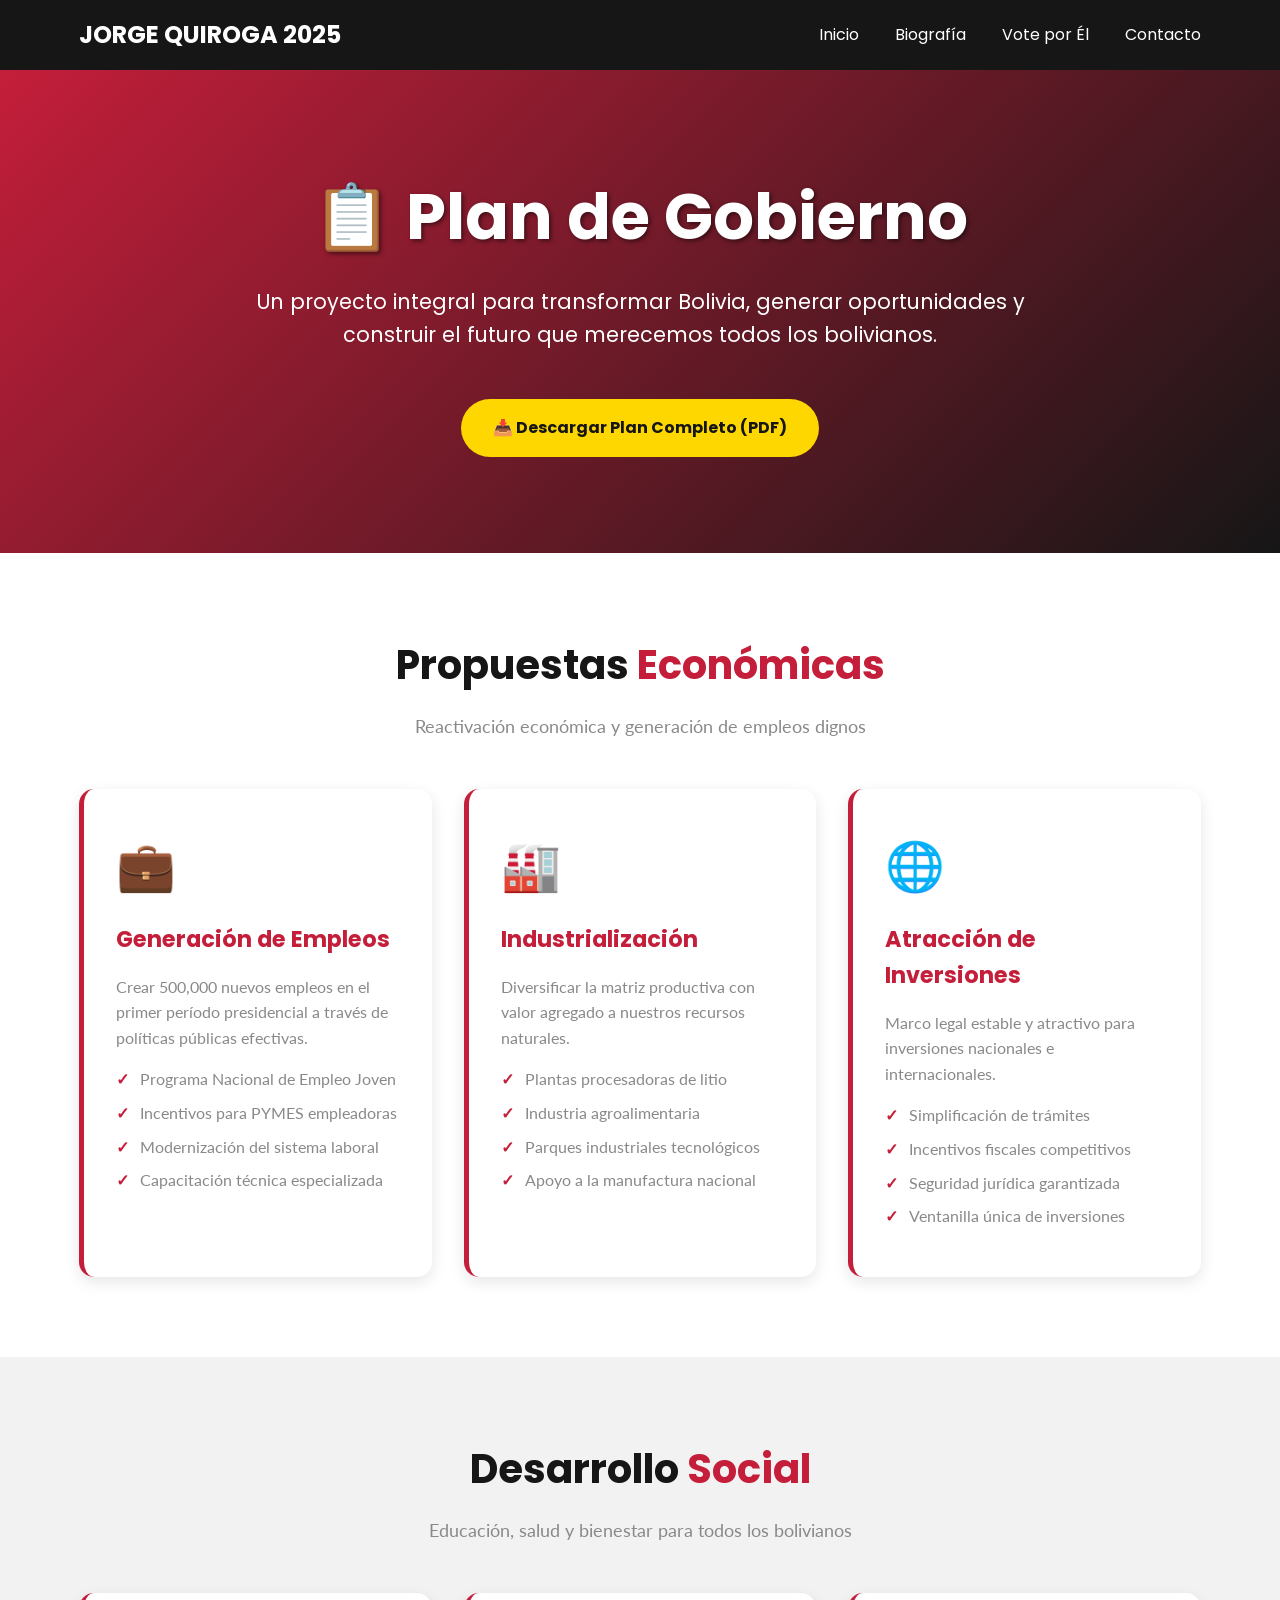
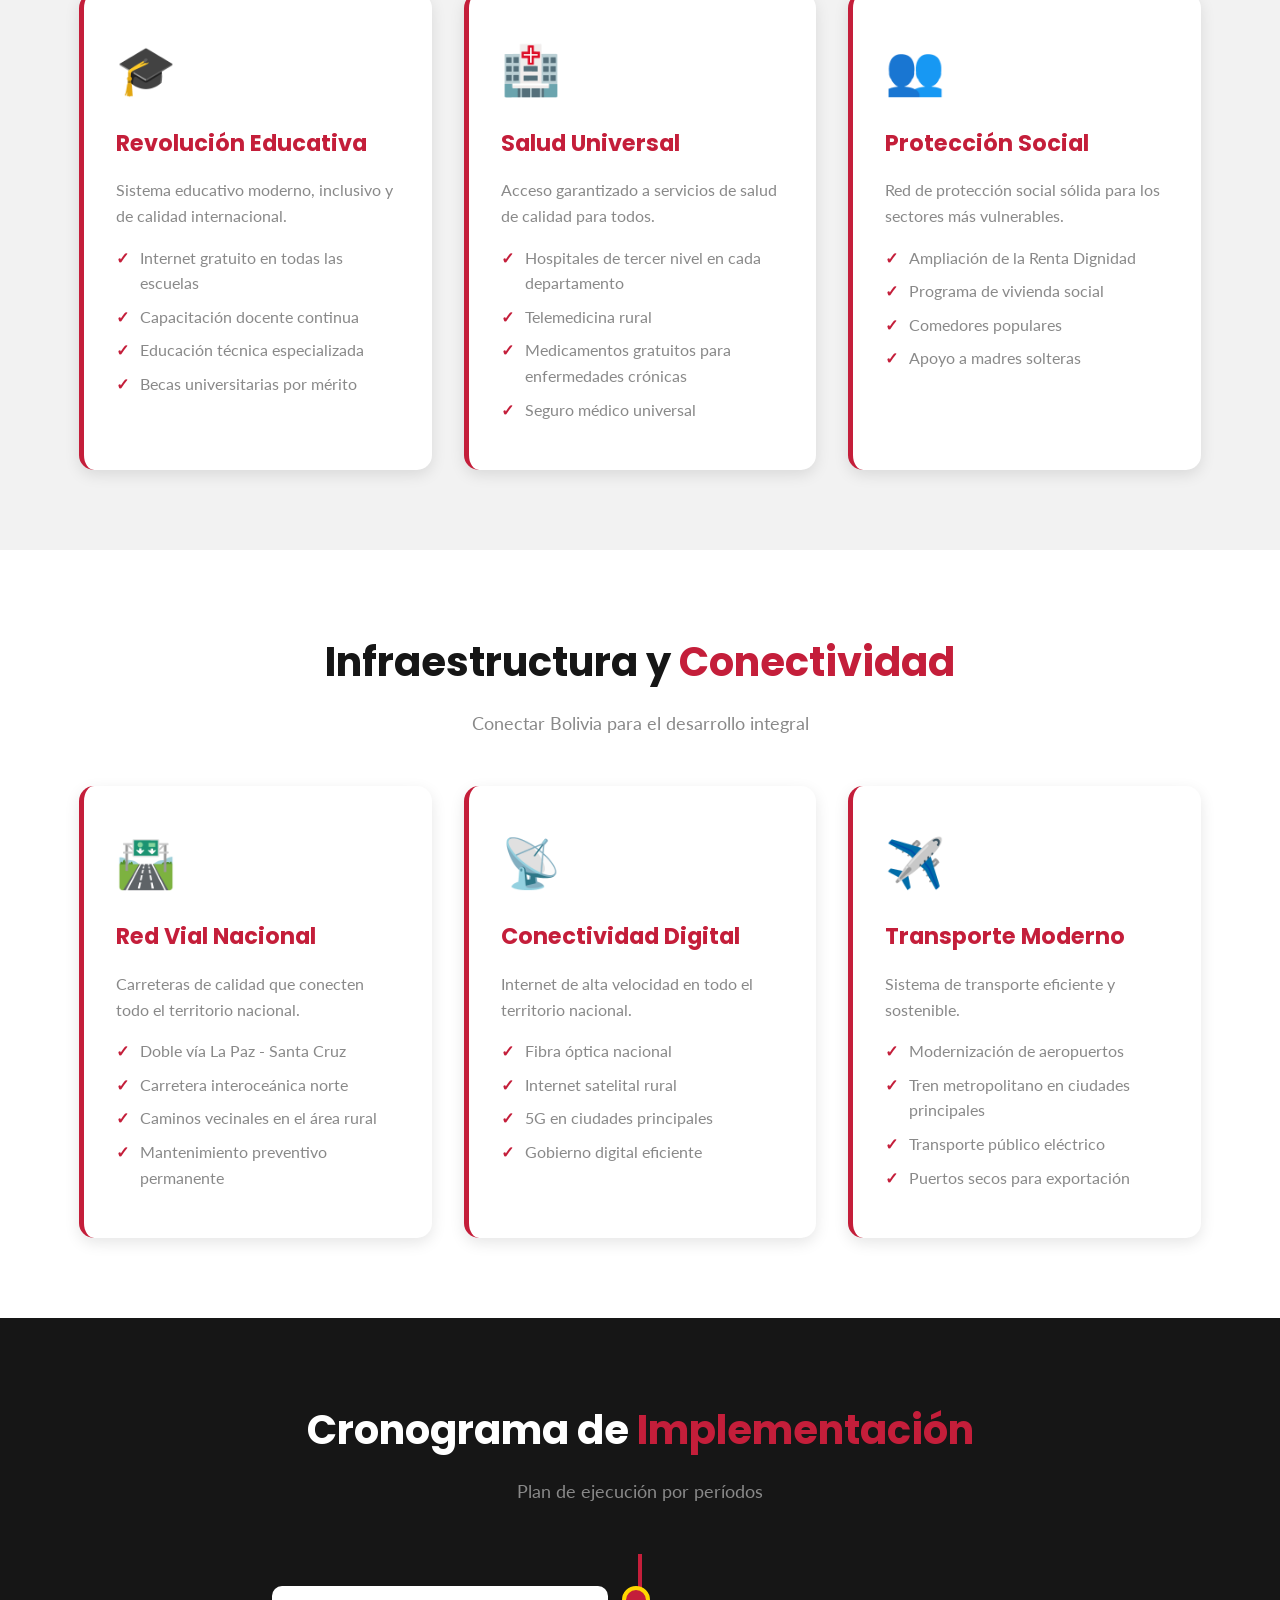
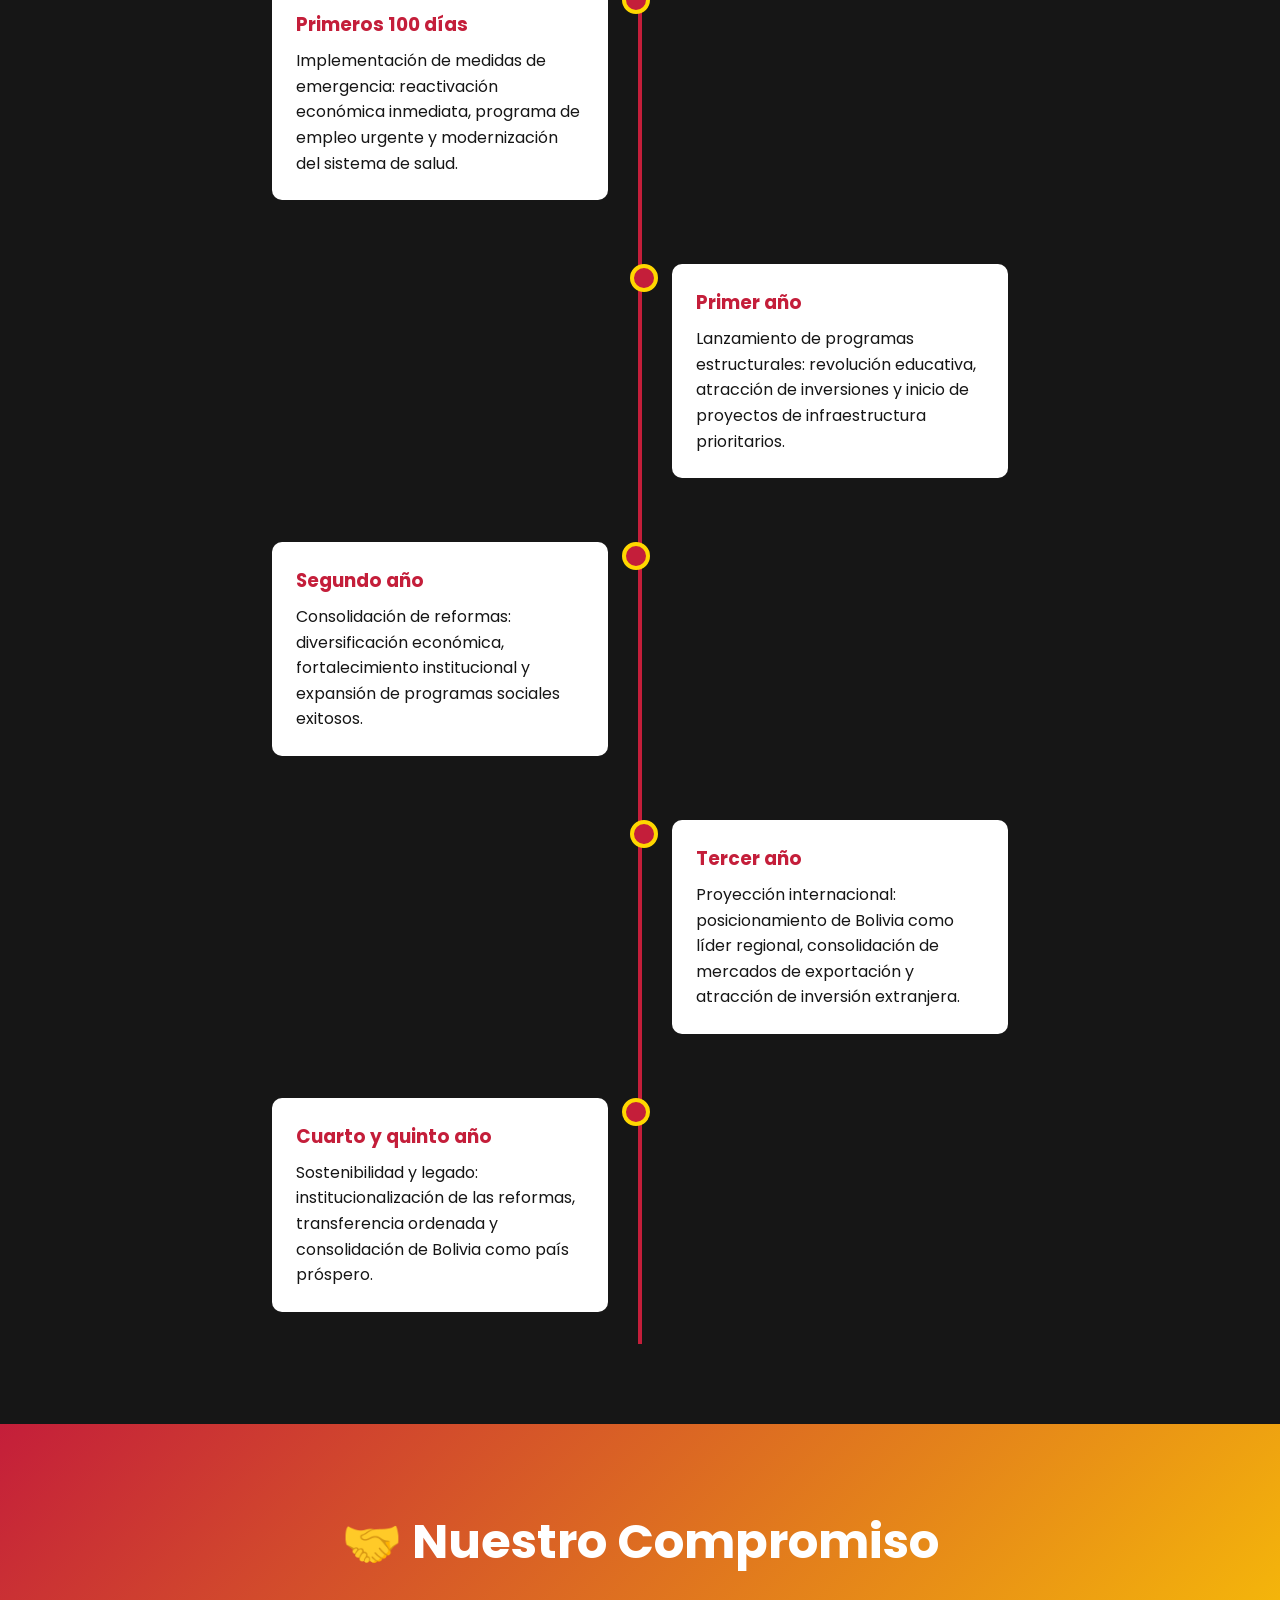
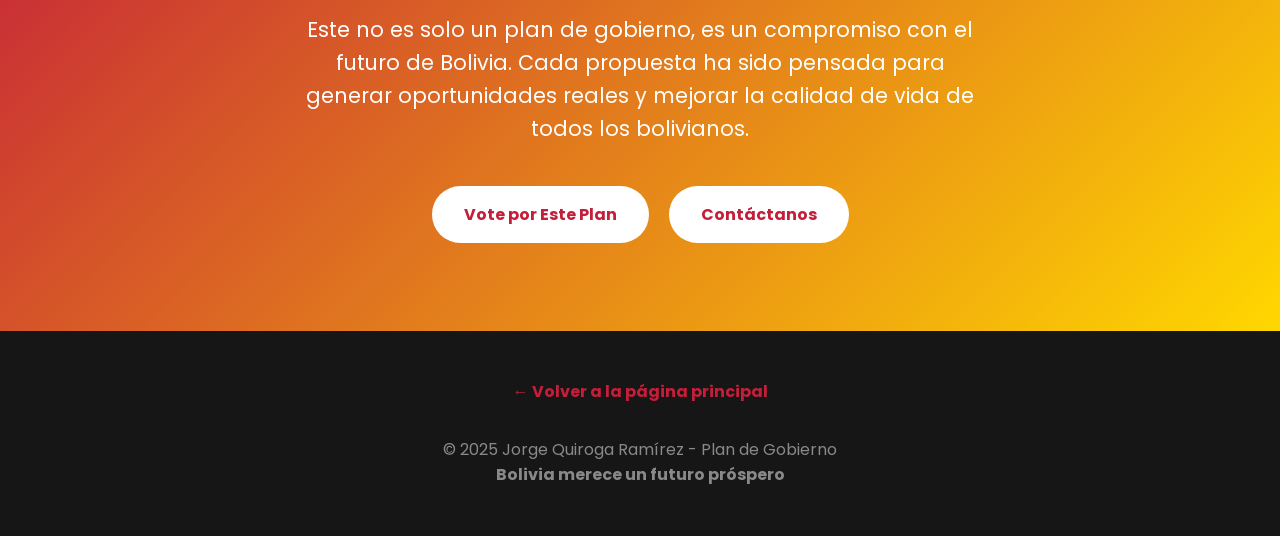
<file: propuestas.html>
<!DOCTYPE html>
<html lang="es">

<head>
    <meta charset="UTF-8">
    <meta name="viewport" content="width=device-width, initial-scale=1.0">
    <meta http-equiv="X-UA-Compatible" content="ie=edge">
    <title>Plan de Gobierno - Jorge Quiroga Ramírez</title>
    <link href="https://fonts.googleapis.com/css?family=Poppins:400,600&display=swap" rel="stylesheet">
    <link href="https://fonts.googleapis.com/css?family=Lato:300,400,700&display=swap" rel="stylesheet">
    <link rel="stylesheet" href="css/propuesta.css">
</head>

<body>
<header>
    <div class="container">
        <nav>
            <div class="logo">JORGE QUIROGA 2025</div>
            <div class="nav-links">
                <a href="index.html">Inicio</a>
                <a href="index.html#about">Biografía</a>
                <a href="vote.html">Vote por Él</a>
                <a href="index.html#contact">Contacto</a>
            </div>
        </nav>
    </div>
</header>

<section class="hero-propuestas">
    <div class="container">
        <h1>📋 Plan de Gobierno</h1>
        <p>Un proyecto integral para transformar Bolivia, generar oportunidades y construir el futuro que merecemos
            todos los bolivianos.</p>
        <a href="#" class="download-btn">📥 Descargar Plan Completo (PDF)</a>
    </div>
</section>

<section class="section">
    <div class="container">
        <h2 class="section-title">Propuestas <span>Económicas</span></h2>
        <p class="section-subtitle">Reactivación económica y generación de empleos dignos</p>

        <div class="propuesta-grid">
            <div class="propuesta-card">
                <span class="propuesta-icon">💼</span>
                <h3>Generación de Empleos</h3>
                <p>Crear 500,000 nuevos empleos en el primer período presidencial a través de políticas públicas
                    efectivas.</p>
                <ul>
                    <li>Programa Nacional de Empleo Joven</li>
                    <li>Incentivos para PYMES empleadoras</li>
                    <li>Modernización del sistema laboral</li>
                    <li>Capacitación técnica especializada</li>
                </ul>
            </div>

            <div class="propuesta-card">
                <span class="propuesta-icon">🏭</span>
                <h3>Industrialización</h3>
                <p>Diversificar la matriz productiva con valor agregado a nuestros recursos naturales.</p>
                <ul>
                    <li>Plantas procesadoras de litio</li>
                    <li>Industria agroalimentaria</li>
                    <li>Parques industriales tecnológicos</li>
                    <li>Apoyo a la manufactura nacional</li>
                </ul>
            </div>

            <div class="propuesta-card">
                <span class="propuesta-icon">🌐</span>
                <h3>Atracción de Inversiones</h3>
                <p>Marco legal estable y atractivo para inversiones nacionales e internacionales.</p>
                <ul>
                    <li>Simplificación de trámites</li>
                    <li>Incentivos fiscales competitivos</li>
                    <li>Seguridad jurídica garantizada</li>
                    <li>Ventanilla única de inversiones</li>
                </ul>
            </div>
        </div>
    </div>
</section>

<section class="section">
    <div class="container">
        <h2 class="section-title">Desarrollo <span>Social</span></h2>
        <p class="section-subtitle">Educación, salud y bienestar para todos los bolivianos</p>

        <div class="propuesta-grid">
            <div class="propuesta-card">
                <span class="propuesta-icon">🎓</span>
                <h3>Revolución Educativa</h3>
                <p>Sistema educativo moderno, inclusivo y de calidad internacional.</p>
                <ul>
                    <li>Internet gratuito en todas las escuelas</li>
                    <li>Capacitación docente continua</li>
                    <li>Educación técnica especializada</li>
                    <li>Becas universitarias por mérito</li>
                </ul>
            </div>

            <div class="propuesta-card">
                <span class="propuesta-icon">🏥</span>
                <h3>Salud Universal</h3>
                <p>Acceso garantizado a servicios de salud de calidad para todos.</p>
                <ul>
                    <li>Hospitales de tercer nivel en cada departamento</li>
                    <li>Telemedicina rural</li>
                    <li>Medicamentos gratuitos para enfermedades crónicas</li>
                    <li>Seguro médico universal</li>
                </ul>
            </div>

            <div class="propuesta-card">
                <span class="propuesta-icon">👥</span>
                <h3>Protección Social</h3>
                <p>Red de protección social sólida para los sectores más vulnerables.</p>
                <ul>
                    <li>Ampliación de la Renta Dignidad</li>
                    <li>Programa de vivienda social</li>
                    <li>Comedores populares</li>
                    <li>Apoyo a madres solteras</li>
                </ul>
            </div>
        </div>
    </div>
</section>

<section class="section">
    <div class="container">
        <h2 class="section-title">Infraestructura y <span>Conectividad</span></h2>
        <p class="section-subtitle">Conectar Bolivia para el desarrollo integral</p>

        <div class="propuesta-grid">
            <div class="propuesta-card">
                <span class="propuesta-icon">🛣️</span>
                <h3>Red Vial Nacional</h3>
                <p>Carreteras de calidad que conecten todo el territorio nacional.</p>
                <ul>
                    <li>Doble vía La Paz - Santa Cruz</li>
                    <li>Carretera interoceánica norte</li>
                    <li>Caminos vecinales en el área rural</li>
                    <li>Mantenimiento preventivo permanente</li>
                </ul>
            </div>

            <div class="propuesta-card">
                <span class="propuesta-icon">📡</span>
                <h3>Conectividad Digital</h3>
                <p>Internet de alta velocidad en todo el territorio nacional.</p>
                <ul>
                    <li>Fibra óptica nacional</li>
                    <li>Internet satelital rural</li>
                    <li>5G en ciudades principales</li>
                    <li>Gobierno digital eficiente</li>
                </ul>
            </div>

            <div class="propuesta-card">
                <span class="propuesta-icon">✈️</span>
                <h3>Transporte Moderno</h3>
                <p>Sistema de transporte eficiente y sostenible.</p>
                <ul>
                    <li>Modernización de aeropuertos</li>
                    <li>Tren metropolitano en ciudades principales</li>
                    <li>Transporte público eléctrico</li>
                    <li>Puertos secos para exportación</li>
                </ul>
            </div>
        </div>
    </div>
</section>

<section class="timeline-section">
    <div class="container">
        <h2 class="section-title">Cronograma de <span>Implementación</span></h2>
        <p class="section-subtitle">Plan de ejecución por períodos</p>

        <div class="timeline">
            <div class="timeline-item left">
                <div class="timeline-content">
                    <h3>Primeros 100 días</h3>
                    <p>Implementación de medidas de emergencia: reactivación económica inmediata, programa de empleo
                        urgente y modernización del sistema de salud.</p>
                </div>
            </div>

            <div class="timeline-item right">
                <div class="timeline-content">
                    <h3>Primer año</h3>
                    <p>Lanzamiento de programas estructurales: revolución educativa, atracción de inversiones y inicio
                        de proyectos de infraestructura prioritarios.</p>
                </div>
            </div>

            <div class="timeline-item left">
                <div class="timeline-content">
                    <h3>Segundo año</h3>
                    <p>Consolidación de reformas: diversificación económica, fortalecimiento institucional y expansión
                        de programas sociales exitosos.</p>
                </div>
            </div>

            <div class="timeline-item right">
                <div class="timeline-content">
                    <h3>Tercer año</h3>
                    <p>Proyección internacional: posicionamiento de Bolivia como líder regional, consolidación de
                        mercados de exportación y atracción de inversión extranjera.</p>
                </div>
            </div>

            <div class="timeline-item left">
                <div class="timeline-content">
                    <h3>Cuarto y quinto año</h3>
                    <p>Sostenibilidad y legado: institucionalización de las reformas, transferencia ordenada y
                        consolidación de Bolivia como país próspero.</p>
                </div>
            </div>
        </div>
    </div>
</section>

<section class="compromiso-section">
    <div class="container">
        <h2>🤝 Nuestro Compromiso</h2>
        <p>Este no es solo un plan de gobierno, es un compromiso con el futuro de Bolivia. Cada propuesta ha sido
            pensada para generar oportunidades reales y mejorar la calidad de vida de todos los bolivianos.</p>

        <a href="vote.html" class="btn">Vote por Este Plan</a>
        <a href="index.html#contact" class="btn">Contáctanos</a>
    </div>
</section>

<footer>
    <div class="container">
        <div class="back-home">
            <a href="index.html">← Volver a la página principal</a>
        </div>
        <p>&copy; 2025 Jorge Quiroga Ramírez - Plan de Gobierno</p>
        <p><strong>Bolivia merece un futuro próspero</strong></p>
    </div>
</footer>
</body>

</html>
</file>
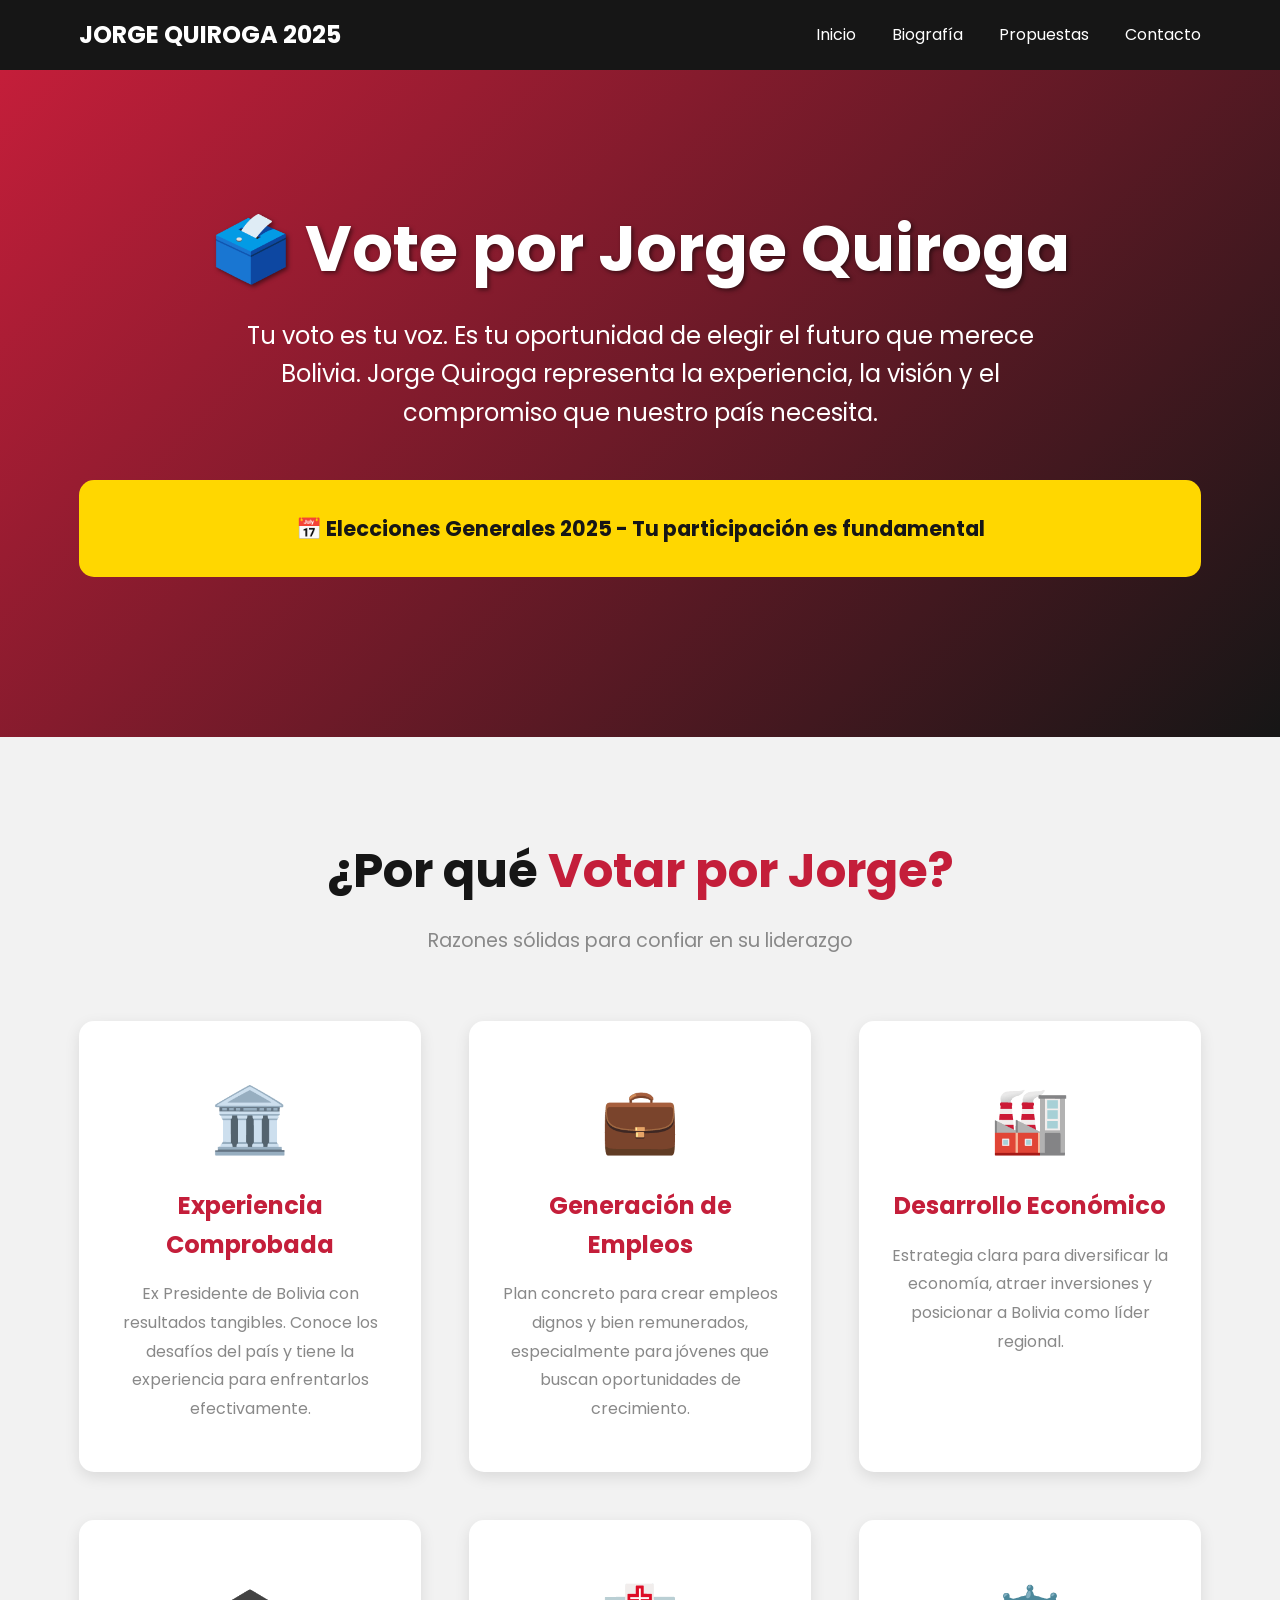
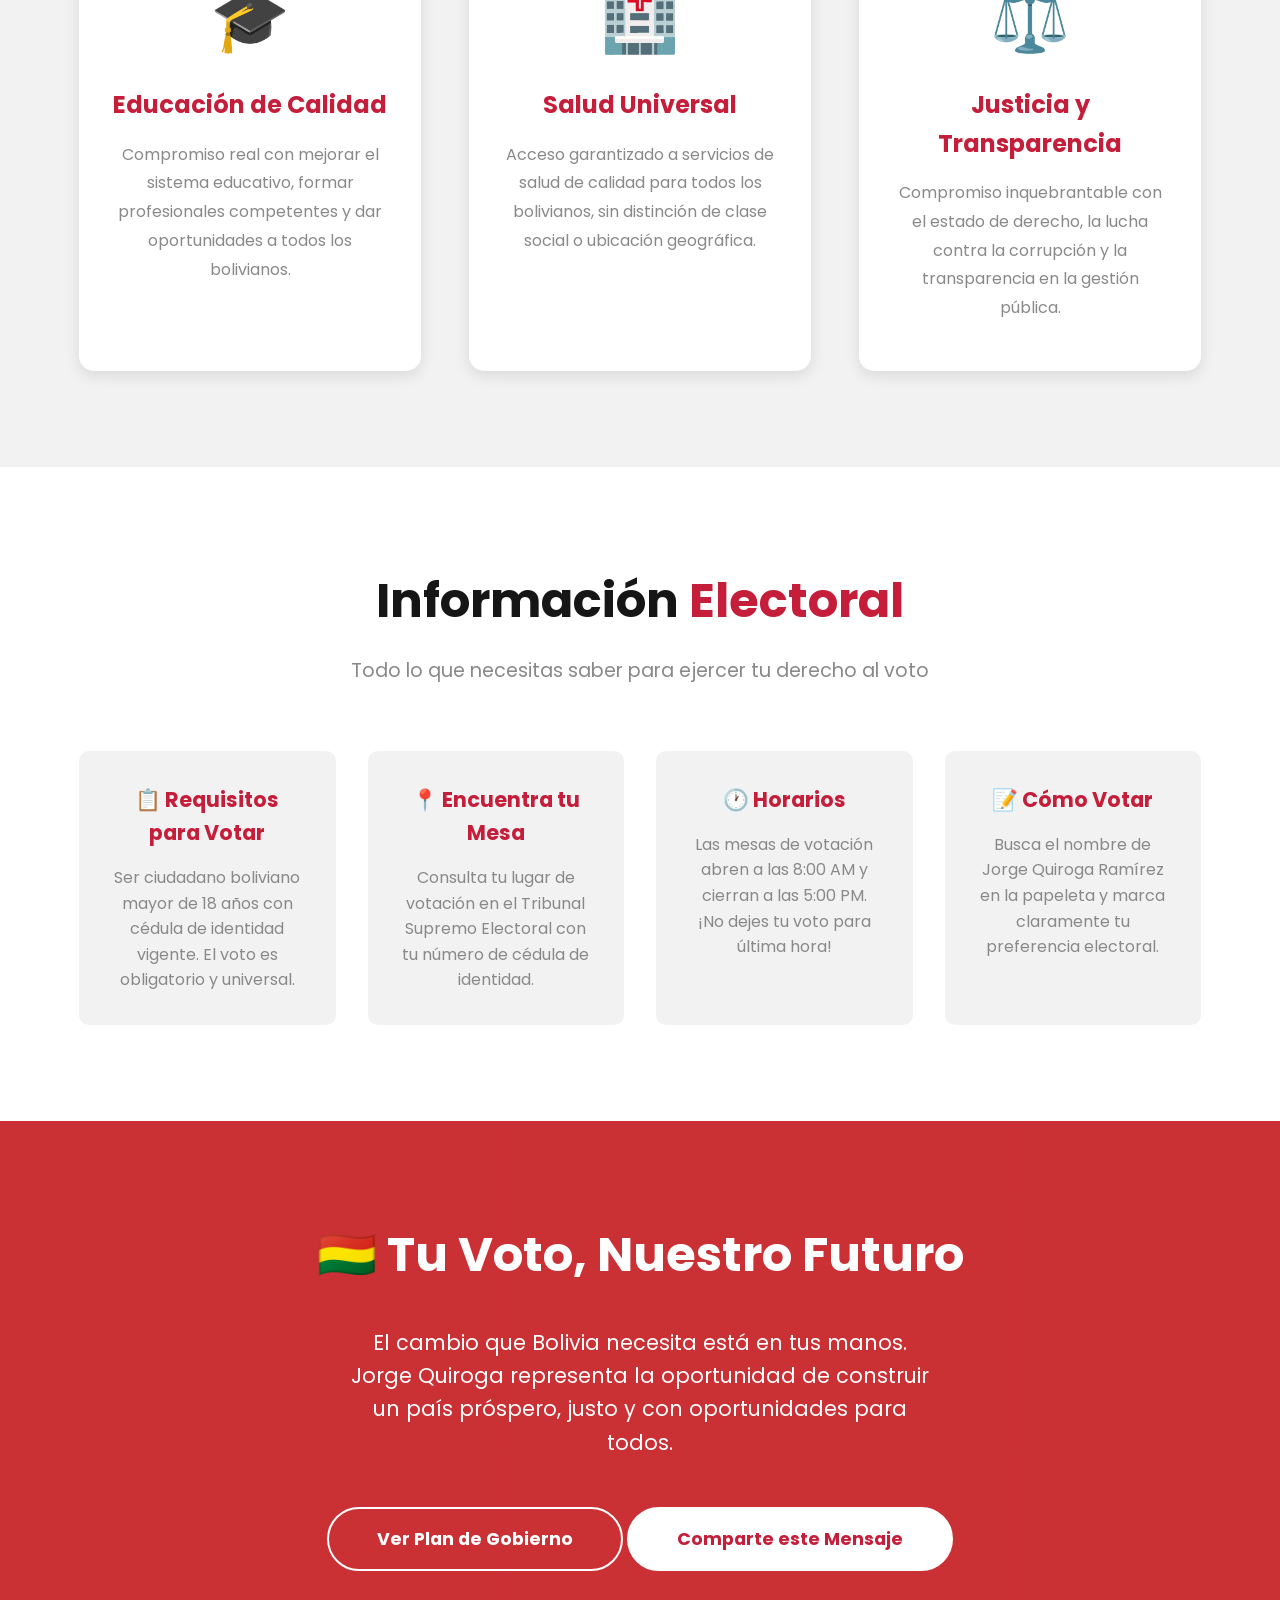
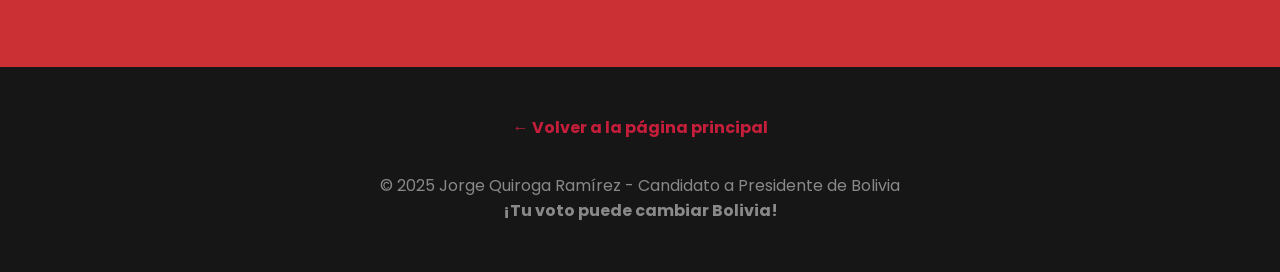
<file: vote.html>
<!DOCTYPE html>
<html lang="es">

<head>
    <meta charset="UTF-8">
    <meta name="viewport" content="width=device-width, initial-scale=1.0">
    <meta http-equiv="X-UA-Compatible" content="ie=edge">
    <title>Vote por Jorge Quiroga Ramírez - Tu Voto Cuenta</title>
    <link href="https://fonts.googleapis.com/css?family=Poppins:400,600&display=swap" rel="stylesheet">
    <link href="https://fonts.googleapis.com/css?family=Lato:300,400,700&display=swap" rel="stylesheet">
    <link rel="stylesheet" href="css/vote-por-el.css">
</head>

<body>
<header>
    <div class="container">
        <nav>
            <div class="logo">JORGE QUIROGA 2025</div>
            <div class="nav-links">
                <a href="index.html">Inicio</a>
                <a href="index.html#about">Biografía</a>
                <a href="propuestas.html">Propuestas</a>
                <a href="index.html#contact">Contacto</a>
            </div>
        </nav>
    </div>
</header>

<section class="hero-vote">
    <div class="container">
        <h1>🗳️ Vote por Jorge Quiroga</h1>
        <p>Tu voto es tu voz. Es tu oportunidad de elegir el futuro que merece Bolivia. Jorge Quiroga representa la
            experiencia, la visión y el compromiso que nuestro país necesita.</p>

        <div class="date-highlight">
            📅 Elecciones Generales 2025 - Tu participación es fundamental
        </div>
    </div>
</section>

<section class="reasons-section">
    <div class="container">
        <h2 class="section-title">¿Por qué <span>Votar por Jorge?</span></h2>
        <p class="section-subtitle">Razones sólidas para confiar en su liderazgo</p>

        <div class="reasons-grid">
            <div class="reason-card">
                <div class="reason-icon">🏛️</div>
                <h3>Experiencia Comprobada</h3>
                <p>Ex Presidente de Bolivia con resultados tangibles. Conoce los desafíos del país y tiene la
                    experiencia para enfrentarlos efectivamente.</p>
            </div>

            <div class="reason-card">
                <div class="reason-icon">💼</div>
                <h3>Generación de Empleos</h3>
                <p>Plan concreto para crear empleos dignos y bien remunerados, especialmente para jóvenes que buscan
                    oportunidades de crecimiento.</p>
            </div>

            <div class="reason-card">
                <div class="reason-icon">🏭</div>
                <h3>Desarrollo Económico</h3>
                <p>Estrategia clara para diversificar la economía, atraer inversiones y posicionar a Bolivia como líder
                    regional.</p>
            </div>

            <div class="reason-card">
                <div class="reason-icon">🎓</div>
                <h3>Educación de Calidad</h3>
                <p>Compromiso real con mejorar el sistema educativo, formar profesionales competentes y dar
                    oportunidades a todos los bolivianos.</p>
            </div>

            <div class="reason-card">
                <div class="reason-icon">🏥</div>
                <h3>Salud Universal</h3>
                <p>Acceso garantizado a servicios de salud de calidad para todos los bolivianos, sin distinción de clase
                    social o ubicación geográfica.</p>
            </div>

            <div class="reason-card">
                <div class="reason-icon">⚖️</div>
                <h3>Justicia y Transparencia</h3>
                <p>Compromiso inquebrantable con el estado de derecho, la lucha contra la corrupción y la transparencia
                    en la gestión pública.</p>
            </div>
        </div>
    </div>
</section>

<section class="voting-info">
    <div class="container">
        <h2 class="section-title">Información <span>Electoral</span></h2>
        <p class="section-subtitle">Todo lo que necesitas saber para ejercer tu derecho al voto</p>

        <div class="info-grid">
            <div class="info-card">
                <h4>📋 Requisitos para Votar</h4>
                <p>Ser ciudadano boliviano mayor de 18 años con cédula de identidad vigente. El voto es obligatorio y
                    universal.</p>
            </div>

            <div class="info-card">
                <h4>📍 Encuentra tu Mesa</h4>
                <p>Consulta tu lugar de votación en el Tribunal Supremo Electoral con tu número de cédula de
                    identidad.</p>
            </div>

            <div class="info-card">
                <h4>🕐 Horarios</h4>
                <p>Las mesas de votación abren a las 8:00 AM y cierran a las 5:00 PM. ¡No dejes tu voto para última
                    hora!</p>
            </div>

            <div class="info-card">
                <h4>📝 Cómo Votar</h4>
                <p>Busca el nombre de Jorge Quiroga Ramírez en la papeleta y marca claramente tu preferencia
                    electoral.</p>
            </div>
        </div>
    </div>
</section>

<section class="cta-section">
    <div class="container">
        <h2>🇧🇴 Tu Voto, Nuestro Futuro</h2>
        <p>El cambio que Bolivia necesita está en tus manos. Jorge Quiroga representa la oportunidad de construir un
            país próspero, justo y con oportunidades para todos.</p>

        <a href="propuestas.html" class="btn btn-secondary">Ver Plan de Gobierno</a>
        <a href="#" class="btn">Comparte este Mensaje</a>
    </div>
</section>

<footer>
    <div class="container">
        <div class="back-home">
            <a href="index.html">← Volver a la página principal</a>
        </div>
        <p>&copy; 2025 Jorge Quiroga Ramírez - Candidato a Presidente de Bolivia</p>
        <p><strong>¡Tu voto puede cambiar Bolivia!</strong></p>
    </div>
</footer>
</body>

</html>
</file>
<file: css/propuesta.css>
:root {
    --primary: #C41E3A;
    --dark: #161616;
    --pure: #FFFFFF;
    --ternary: #898989;
    --light: #F2F2F2;
    --secondary: #070606;
    --gold: #FFD700;
}

* {
    margin: 0;
    padding: 0;
    box-sizing: border-box;
}

body {
    font-family: 'Poppins', sans-serif;
    line-height: 1.6;
    color: var(--secondary);
}

.container {
    max-width: 1152px;
    margin: 0 auto;
    padding: 0 15px;
}

header {
    background: var(--dark);
    color: var(--pure);
    padding: 1rem 0;
}

nav {
    display: flex;
    justify-content: space-between;
    align-items: center;
}

.logo {
    font-size: 1.5rem;
    font-weight: bold;
}

.nav-links a {
    color: var(--pure);
    text-decoration: none;
    margin-left: 2rem;
    transition: color 0.3s;
}

.nav-links a:hover {
    color: var(--primary);
}

.hero-propuestas {
    background: linear-gradient(135deg, var(--primary) 0%, var(--dark) 100%);
    color: var(--pure);
    padding: 6rem 0;
    text-align: center;
}

.hero-propuestas h1 {
    font-size: 4rem;
    margin-bottom: 1rem;
    text-shadow: 2px 2px 4px rgba(0, 0, 0, 0.5);
}

.hero-propuestas p {
    font-size: 1.3rem;
    max-width: 800px;
    margin: 0 auto 2rem;
}

.download-btn {
    display: inline-block;
    background: var(--gold);
    color: var(--dark);
    padding: 1rem 2rem;
    text-decoration: none;
    border-radius: 50px;
    font-weight: bold;
    margin-top: 1rem;
    transition: all 0.3s;
}

.download-btn:hover {
    background: var(--pure);
    transform: translateY(-2px);
}

.section {
    padding: 5rem 0;
}

.section:nth-child(even) {
    background: var(--light);
}

.section-title {
    font-size: 2.5rem;
    text-align: center;
    margin-bottom: 1rem;
    color: var(--dark);
}

.section-title span {
    color: var(--primary);
}

.section-subtitle {
    text-align: center;
    font-size: 1.1rem;
    color: var(--ternary);
    margin-bottom: 3rem;
    font-family: 'Lato', sans-serif;
}

.propuesta-grid {
    display: grid;
    grid-template-columns: repeat(auto-fit, minmax(350px, 1fr));
    gap: 2rem;
    margin-top: 3rem;
}

.propuesta-card {
    background: var(--pure);
    padding: 2.5rem 2rem;
    border-radius: 15px;
    box-shadow: 0 5px 15px rgba(0, 0, 0, 0.1);
    transition: transform 0.3s, box-shadow 0.3s;
    border-left: 5px solid var(--primary);
}

.propuesta-card:hover {
    transform: translateY(-5px);
    box-shadow: 0 10px 25px rgba(0, 0, 0, 0.15);
}

.propuesta-icon {
    font-size: 3rem;
    margin-bottom: 1rem;
    display: block;
}

.propuesta-card h3 {
    color: var(--primary);
    margin-bottom: 1rem;
    font-size: 1.4rem;
}

.propuesta-card p {
    color: var(--ternary);
    margin-bottom: 1rem;
    font-family: 'Lato', sans-serif;
}

.propuesta-card ul {
    list-style: none;
    padding-left: 0;
}

.propuesta-card li {
    color: var(--ternary);
    margin-bottom: 0.5rem;
    padding-left: 1.5rem;
    position: relative;
    font-family: 'Lato', sans-serif;
}

.propuesta-card li:before {
    content: "✓";
    color: var(--primary);
    font-weight: bold;
    position: absolute;
    left: 0;
}

.timeline-section {
    background: var(--dark);
    color: var(--pure);
    padding: 5rem 0;
}

.timeline-section .section-title {
    color: var(--pure);
}

.timeline {
    position: relative;
    max-width: 800px;
    margin: 0 auto;
}

.timeline::after {
    content: '';
    position: absolute;
    width: 4px;
    background-color: var(--primary);
    top: 0;
    bottom: 0;
    left: 50%;
    margin-left: -2px;
}

.timeline-item {
    padding: 2rem 2rem;
    position: relative;
    background-color: inherit;
    width: 50%;
}

.timeline-item::after {
    content: '';
    position: absolute;
    width: 20px;
    height: 20px;
    right: -10px;
    background-color: var(--primary);
    border: 4px solid var(--gold);
    top: 2rem;
    border-radius: 50%;
    z-index: 1;
}

.left {
    left: 0;
}

.right {
    left: 50%;
}

.right::after {
    left: -10px;
}

.timeline-content {
    padding: 1.5rem;
    background-color: var(--pure);
    color: var(--dark);
    position: relative;
    border-radius: 10px;
}

.timeline-content h3 {
    color: var(--primary);
    margin-bottom: 0.5rem;
}

.compromiso-section {
    background: linear-gradient(135deg, var(--primary) 0%, var(--gold) 100%);
    color: var(--pure);
    padding: 5rem 0;
    text-align: center;
}

.compromiso-section h2 {
    font-size: 3rem;
    margin-bottom: 2rem;
}

.compromiso-section p {
    font-size: 1.3rem;
    max-width: 700px;
    margin: 0 auto 2rem;
}

.btn {
    display: inline-block;
    padding: 1rem 2rem;
    background: var(--pure);
    color: var(--primary);
    text-decoration: none;
    border-radius: 50px;
    font-weight: bold;
    margin: 0.5rem;
    transition: all 0.3s;
}

.btn:hover {
    background: var(--dark);
    color: var(--pure);
    transform: translateY(-2px);
}

footer {
    background: var(--dark);
    color: var(--ternary);
    text-align: center;
    padding: 3rem 0;
}

.back-home {
    margin-bottom: 2rem;
}

.back-home a {
    color: var(--primary);
    text-decoration: none;
    font-weight: bold;
}

.back-home a:hover {
    text-decoration: underline;
}

@media (max-width: 768px) {
    .hero-propuestas h1 {
        font-size: 2.5rem;
    }

    .section-title {
        font-size: 2rem;
    }

    .propuesta-grid {
        grid-template-columns: 1fr;
    }

    .nav-links {
        display: none;
    }

    .timeline::after {
        left: 20px;
    }

    .timeline-item {
        width: 100%;
        padding-left: 4rem;
        padding-right: 1rem;
    }

    .timeline-item::after {
        left: 10px;
    }

    .right {
        left: 0%;
    }
}
</file>
<file: css/vote-por-el.css>
:root {
    --primary: #C41E3A;
    --dark: #161616;
    --pure: #FFFFFF;
    --ternary: #898989;
    --light: #F2F2F2;
    --secondary: #070606;
    --gold: #FFD700;
}

* {
    margin: 0;
    padding: 0;
    box-sizing: border-box;
}

body {
    font-family: 'Poppins', sans-serif;
    line-height: 1.6;
}

.container {
    max-width: 1152px;
    margin: 0 auto;
    padding: 0 15px;
}

header {
    background: var(--dark);
    color: var(--pure);
    padding: 1rem 0;
}

nav {
    display: flex;
    justify-content: space-between;
    align-items: center;
}

.logo {
    font-size: 1.5rem;
    font-weight: bold;
}

.nav-links a {
    color: var(--pure);
    text-decoration: none;
    margin-left: 2rem;
    transition: color 0.3s;
}

.nav-links a:hover {
    color: var(--primary);
}

.hero-vote {
    background: linear-gradient(135deg, var(--primary) 0%, var(--dark) 100%);
    color: var(--pure);
    padding: 8rem 0;
    text-align: center;
}

.hero-vote h1 {
    font-size: 4rem;
    margin-bottom: 1rem;
    text-shadow: 2px 2px 4px rgba(0, 0, 0, 0.5);
}

.hero-vote p {
    font-size: 1.5rem;
    margin-bottom: 3rem;
    max-width: 800px;
    margin-left: auto;
    margin-right: auto;
}

.date-highlight {
    background: var(--gold);
    color: var(--dark);
    padding: 2rem;
    border-radius: 15px;
    margin: 2rem 0;
    font-size: 1.3rem;
    font-weight: bold;
    text-align: center;
}

.reasons-section {
    padding: 6rem 0;
    background: var(--light);
}

.section-title {
    text-align: center;
    font-size: 3rem;
    margin-bottom: 1rem;
    color: var(--dark);
}

.section-title span {
    color: var(--primary);
}

.section-subtitle {
    text-align: center;
    font-size: 1.2rem;
    color: var(--ternary);
    margin-bottom: 4rem;
}

.reasons-grid {
    display: grid;
    grid-template-columns: repeat(auto-fit, minmax(300px, 1fr));
    gap: 3rem;
    margin-top: 4rem;
}

.reason-card {
    background: var(--pure);
    padding: 3rem 2rem;
    border-radius: 15px;
    text-align: center;
    box-shadow: 0 5px 15px rgba(0, 0, 0, 0.1);
    transition: transform 0.3s, box-shadow 0.3s;
}

.reason-card:hover {
    transform: translateY(-5px);
    box-shadow: 0 10px 25px rgba(0, 0, 0, 0.15);
}

.reason-icon {
    font-size: 4rem;
    margin-bottom: 1rem;
}

.reason-card h3 {
    color: var(--primary);
    margin-bottom: 1rem;
    font-size: 1.5rem;
}

.reason-card p {
    color: var(--ternary);
    line-height: 1.8;
}

.voting-info {
    padding: 6rem 0;
    background: var(--pure);
}

.info-grid {
    display: grid;
    grid-template-columns: repeat(auto-fit, minmax(250px, 1fr));
    gap: 2rem;
    margin-top: 3rem;
}

.info-card {
    background: var(--light);
    padding: 2rem;
    border-radius: 10px;
    text-align: center;
}

.info-card h4 {
    color: var(--primary);
    margin-bottom: 1rem;
    font-size: 1.3rem;
}

.info-card p {
    color: var(--ternary);
}

.cta-section {
    background: linear-gradient(rgba(196, 30, 58, 0.9), rgba(196, 30, 58, 0.9)), var(--gold);
    color: var(--pure);
    padding: 6rem 0;
    text-align: center;
}

.cta-section h2 {
    font-size: 3rem;
    margin-bottom: 2rem;
}

.cta-section p {
    font-size: 1.3rem;
    margin-bottom: 3rem;
    max-width: 600px;
    margin-left: auto;
    margin-right: auto;
}

.btn {
    display: inline-block;
    padding: 1rem 3rem;
    background: var(--pure);
    color: var(--primary);
    text-decoration: none;
    border-radius: 50px;
    font-weight: bold;
    font-size: 1.1rem;
    transition: all 0.3s;
    border: 2px solid var(--pure);
}

.btn:hover {
    background: transparent;
    color: var(--pure);
}

.btn-secondary {
    background: transparent;
    color: var(--pure);
    border: 2px solid var(--pure);
}

.btn-secondary:hover {
    background: var(--pure);
    color: var(--primary);
}

footer {
    background: var(--dark);
    color: var(--ternary);
    text-align: center;
    padding: 3rem 0;
}

.back-home {
    margin-bottom: 2rem;
}

.back-home a {
    color: var(--primary);
    text-decoration: none;
    font-weight: bold;
}

.back-home a:hover {
    text-decoration: underline;
}

@media (max-width: 768px) {
    .hero-vote h1 {
        font-size: 2.5rem;
    }

    .hero-vote p {
        font-size: 1.2rem;
    }

    .section-title {
        font-size: 2rem;
    }

    .reasons-grid {
        grid-template-columns: 1fr;
    }

    .nav-links {
        display: none;
    }
}
</file>
